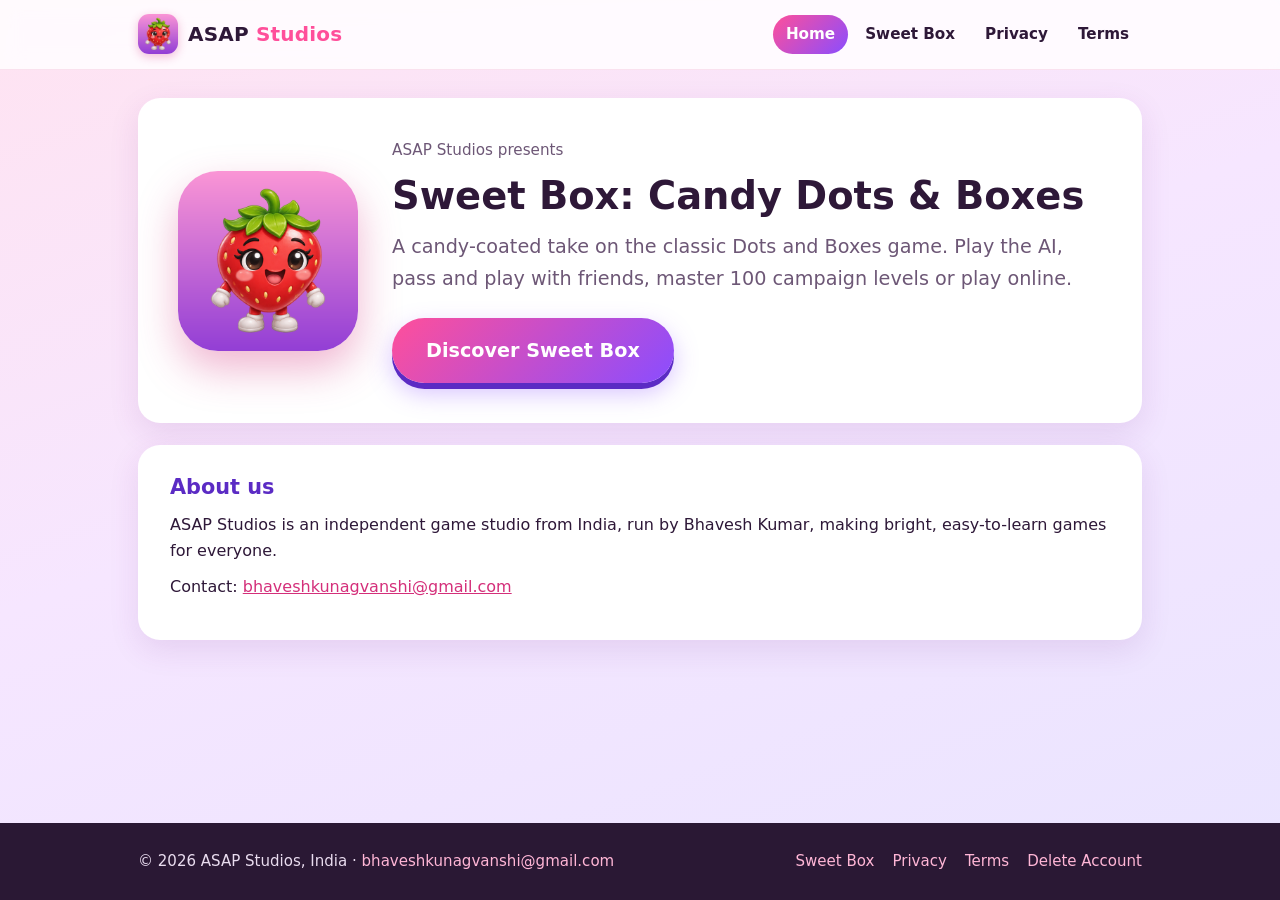
<file: index.html>
<!doctype html>
<html lang="en">
<head>
<meta charset="utf-8">
<meta name="viewport" content="width=device-width,initial-scale=1">
<title>ASAP Studios | Independent games from India</title>
<meta name="description" content="ASAP Studios is an independent game developer from India, makers of Sweet Box: Candy Dots & Boxes.">
<meta name="theme-color" content="#ff4f9a">
<link rel="icon" type="image/png" href="sweetbox/img/favicon.png">
<link rel="stylesheet" href="sweetbox/style.css">
</head>
<body>
<header class="site-header">
  <div class="nav">
    <a class="logo" href="./"><img src="sweetbox/img/icon-192.png" alt="" width="40" height="40"><span>ASAP <em>Studios</em></span></a>
    <nav aria-label="Main"><ul><li><a href="./" aria-current="page">Home</a></li><li><a href="sweetbox/">Sweet Box</a></li><li><a href="sweetbox/privacy.html">Privacy</a></li><li><a href="sweetbox/terms.html">Terms</a></li></ul></nav>
  </div>
</header>
<main>
<section class="card hero">
  <img class="app-icon" src="sweetbox/img/icon-512.png" alt="Sweet Box app icon" width="180" height="180">
  <div>
    <p class="meta">ASAP Studios presents</p>
    <h1>Sweet Box: Candy Dots &amp; Boxes</h1>
    <p class="tagline">A candy-coated take on the classic Dots and Boxes game. Play the AI, pass and play with friends, master 100 campaign levels or play online.</p>
    <div class="btns"><a class="btn big" href="sweetbox/">Discover Sweet Box</a></div>
  </div>
</section>
<section class="card">
  <h2 style="margin-top:0">About us</h2>
  <p>ASAP Studios is an independent game studio from India, run by Bhavesh Kumar, making bright, easy-to-learn games for everyone.</p>
  <p>Contact: <a href="mailto:bhaveshkunagvanshi@gmail.com">bhaveshkunagvanshi@gmail.com</a></p>
</section>
</main>
<footer class="site-footer">
  <div class="inner">
    <div>&copy; 2026 ASAP Studios, India &middot; <a href="mailto:bhaveshkunagvanshi@gmail.com">bhaveshkunagvanshi@gmail.com</a></div>
    <nav aria-label="Footer"><a href="sweetbox/">Sweet Box</a><a href="sweetbox/privacy.html">Privacy</a><a href="sweetbox/terms.html">Terms</a><a href="sweetbox/delete-account.html">Delete Account</a></nav>
  </div>
</footer>
</body>
</html>
</file>
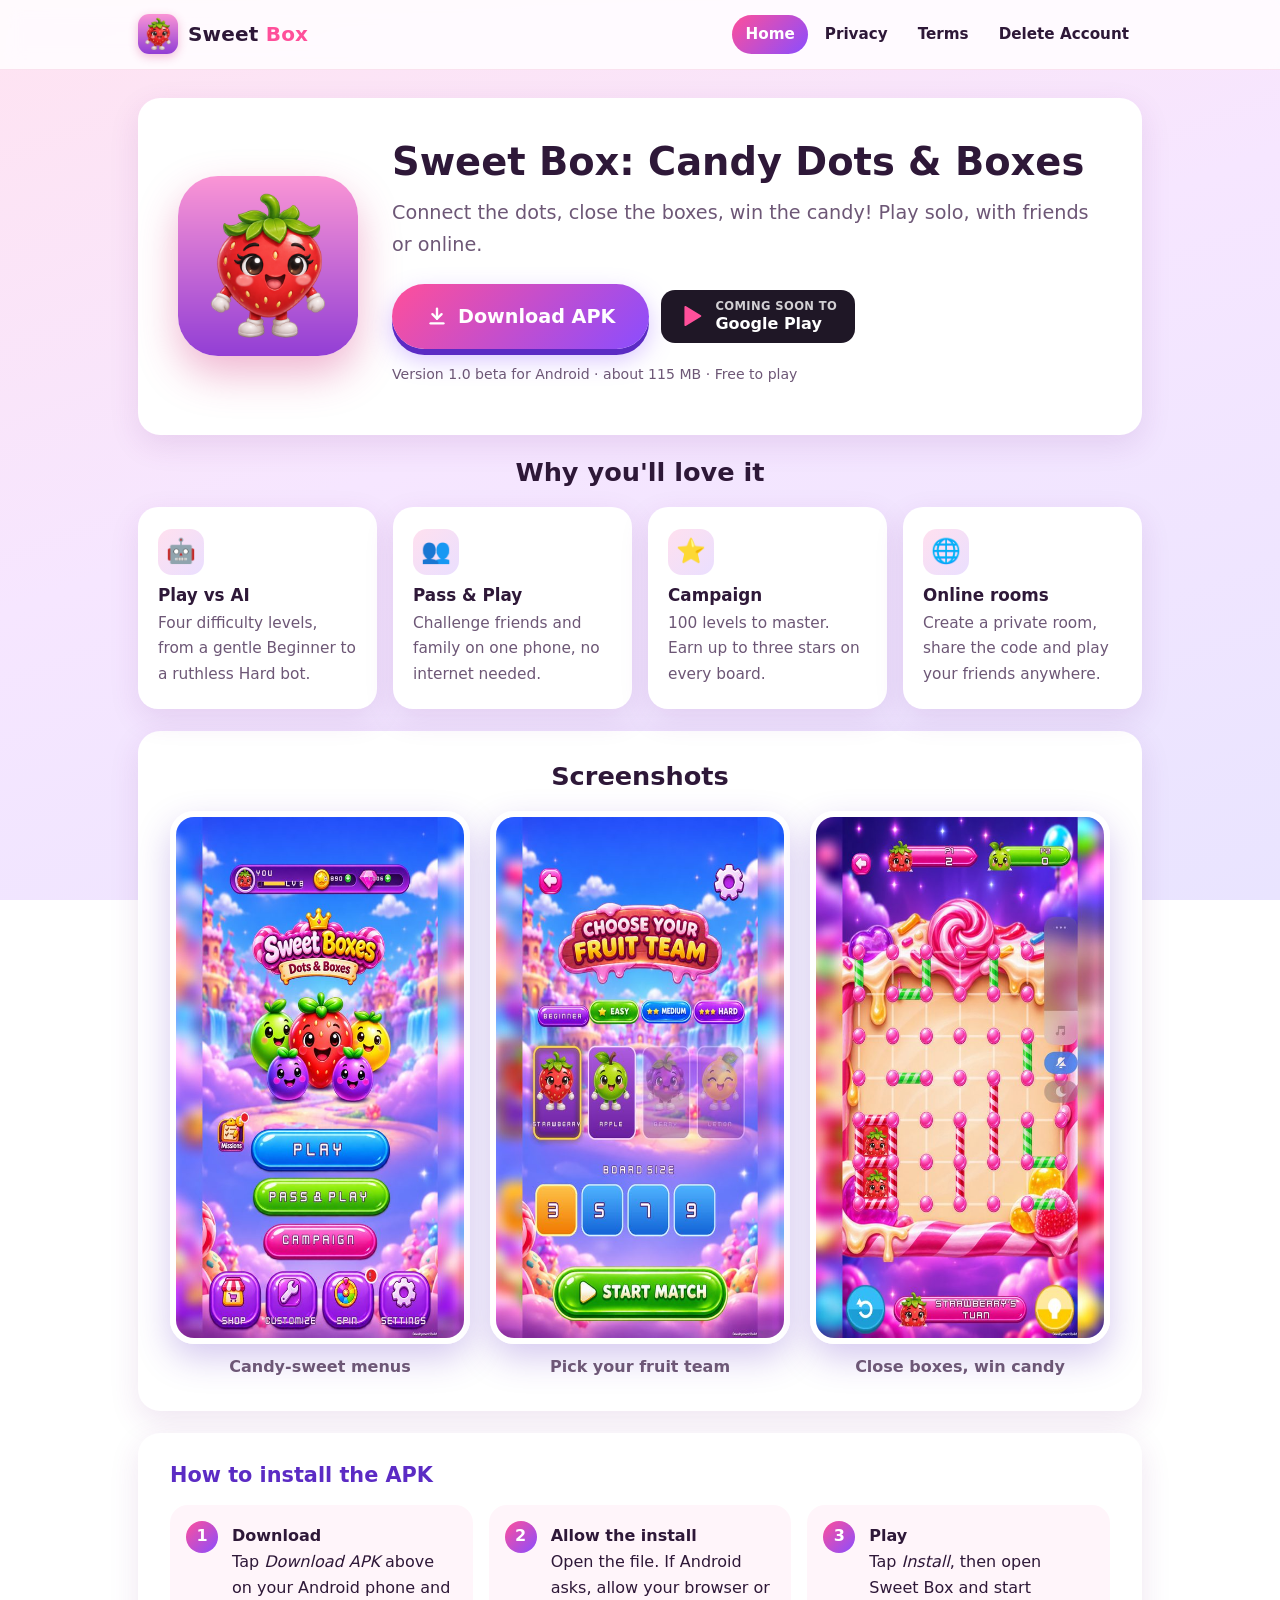
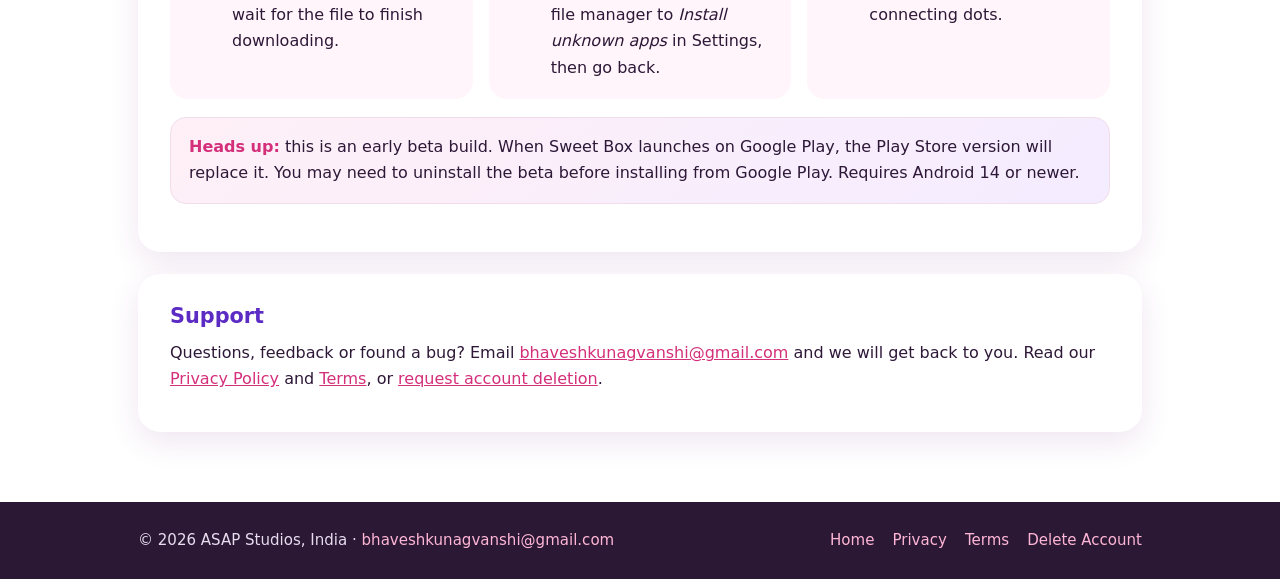
<file: sweetbox/index.html>
<!doctype html>
<html lang="en">
<head>
<meta charset="utf-8">
<meta name="viewport" content="width=device-width,initial-scale=1">
<title>Sweet Box: Candy Dots & Boxes | ASAP Studios</title>
<meta name="description" content="Sweet Box puts a candy-coated twist on the classic Dots and Boxes game. Play solo, with friends or online.">
<meta name="theme-color" content="#ff4f9a">
<meta property="og:title" content="Sweet Box: Candy Dots & Boxes | ASAP Studios">
<meta property="og:description" content="Sweet Box puts a candy-coated twist on the classic Dots and Boxes game. Play solo, with friends or online.">
<meta property="og:image" content="https://bhavesh982.github.io/sweetbox/img/icon-512.png">
<link rel="icon" type="image/png" href="img/favicon.png">
<link rel="apple-touch-icon" href="img/icon-192.png">
<link rel="stylesheet" href="style.css">
</head>
<body>
<header class="site-header">
  <div class="nav">
    <a class="logo" href="index.html"><img src="img/icon-192.png" alt="" width="40" height="40"><span>Sweet <em>Box</em></span></a>
    <nav aria-label="Main"><ul><li><a href="index.html" aria-current="page">Home</a></li><li><a href="privacy.html">Privacy</a></li><li><a href="terms.html">Terms</a></li><li><a href="delete-account.html">Delete Account</a></li></ul></nav>
  </div>
</header>
<main>
<section class="card hero">
  <img class="app-icon" src="img/icon-512.png" alt="Sweet Box app icon" width="180" height="180">
  <div>
    <h1>Sweet Box: Candy Dots &amp; Boxes</h1>
    <p class="tagline">Connect the dots, close the boxes, win the candy! Play solo, with friends or online.</p>
    <div class="btns">
      <a class="btn big" href="https://github.com/bhavesh982/bhavesh982.github.io/releases/download/v1.0-beta/SweetBox-1.0.apk"><svg viewBox="0 0 24 24" fill="none" stroke="currentColor" stroke-width="2.6" stroke-linecap="round" stroke-linejoin="round" aria-hidden="true"><path d="M12 4v11"/><path d="M7 10l5 5 5-5"/><path d="M5 20h14"/></svg> Download APK</a>
      <span class="badge-soon"><svg viewBox="0 0 24 24" aria-hidden="true"><path fill="#ff4f9a" d="M5 3.5v17c0 .6.7 1 1.2.7l14-8.5c.5-.3.5-1.1 0-1.4l-14-8.5C5.7 2.5 5 2.9 5 3.5z"/></svg><span><small>Coming soon to</small>Google Play</span></span>
    </div>
    <p class="fine">Version 1.0 beta for Android &middot; about 115 MB &middot; Free to play</p>
  </div>
</section>

<h2 class="section-title">Why you'll love it</h2>
<section class="features">
  <div class="feature"><div class="ico">&#129302;</div><h3>Play vs AI</h3><p>Four difficulty levels, from a gentle Beginner to a ruthless Hard bot.</p></div>
  <div class="feature"><div class="ico">&#128101;</div><h3>Pass &amp; Play</h3><p>Challenge friends and family on one phone, no internet needed.</p></div>
  <div class="feature"><div class="ico">&#11088;</div><h3>Campaign</h3><p>100 levels to master. Earn up to three stars on every board.</p></div>
  <div class="feature"><div class="ico">&#127760;</div><h3>Online rooms</h3><p>Create a private room, share the code and play your friends anywhere.</p></div>
</section>

<section class="card" style="margin-top:22px">
  <h2 class="section-title" style="margin-top:0">Screenshots</h2>
  <div class="shots">
    <figure><img src="img/shot-home.jpg" alt="Sweet Box main menu" width="540" height="960" loading="lazy"><figcaption>Candy-sweet menus</figcaption></figure>
    <figure><img src="img/shot-team.jpg" alt="Choosing your fruit team" width="540" height="960" loading="lazy"><figcaption>Pick your fruit team</figcaption></figure>
    <figure><img src="img/shot-gameplay.jpg" alt="Sweet Box gameplay board" width="540" height="960" loading="lazy"><figcaption>Close boxes, win candy</figcaption></figure>
  </div>
</section>

<section class="card" id="install">
  <h2 style="margin-top:0">How to install the APK</h2>
  <ol class="steps">
    <li><strong>Download</strong><br>Tap <em>Download APK</em> above on your Android phone and wait for the file to finish downloading.</li>
    <li><strong>Allow the install</strong><br>Open the file. If Android asks, allow your browser or file manager to <em>Install unknown apps</em> in Settings, then go back.</li>
    <li><strong>Play</strong><br>Tap <em>Install</em>, then open Sweet Box and start connecting dots.</li>
  </ol>
  <div class="callout"><strong>Heads up:</strong> this is an early beta build. When Sweet Box launches on Google Play, the Play Store version will replace it. You may need to uninstall the beta before installing from Google Play. Requires Android 14 or newer.</div>
</section>

<section class="card">
  <h2 style="margin-top:0">Support</h2>
  <p>Questions, feedback or found a bug? Email <a href="mailto:bhaveshkunagvanshi@gmail.com">bhaveshkunagvanshi@gmail.com</a> and we will get back to you. Read our <a href="privacy.html">Privacy Policy</a> and <a href="terms.html">Terms</a>, or <a href="delete-account.html">request account deletion</a>.</p>
</section>
</main>
<footer class="site-footer">
  <div class="inner">
    <div>&copy; 2026 ASAP Studios, India &middot; <a href="mailto:bhaveshkunagvanshi@gmail.com">bhaveshkunagvanshi@gmail.com</a></div>
    <nav aria-label="Footer"><a href="index.html">Home</a><a href="privacy.html">Privacy</a><a href="terms.html">Terms</a><a href="delete-account.html">Delete Account</a></nav>
  </div>
</footer>
</body>
</html>
</file>
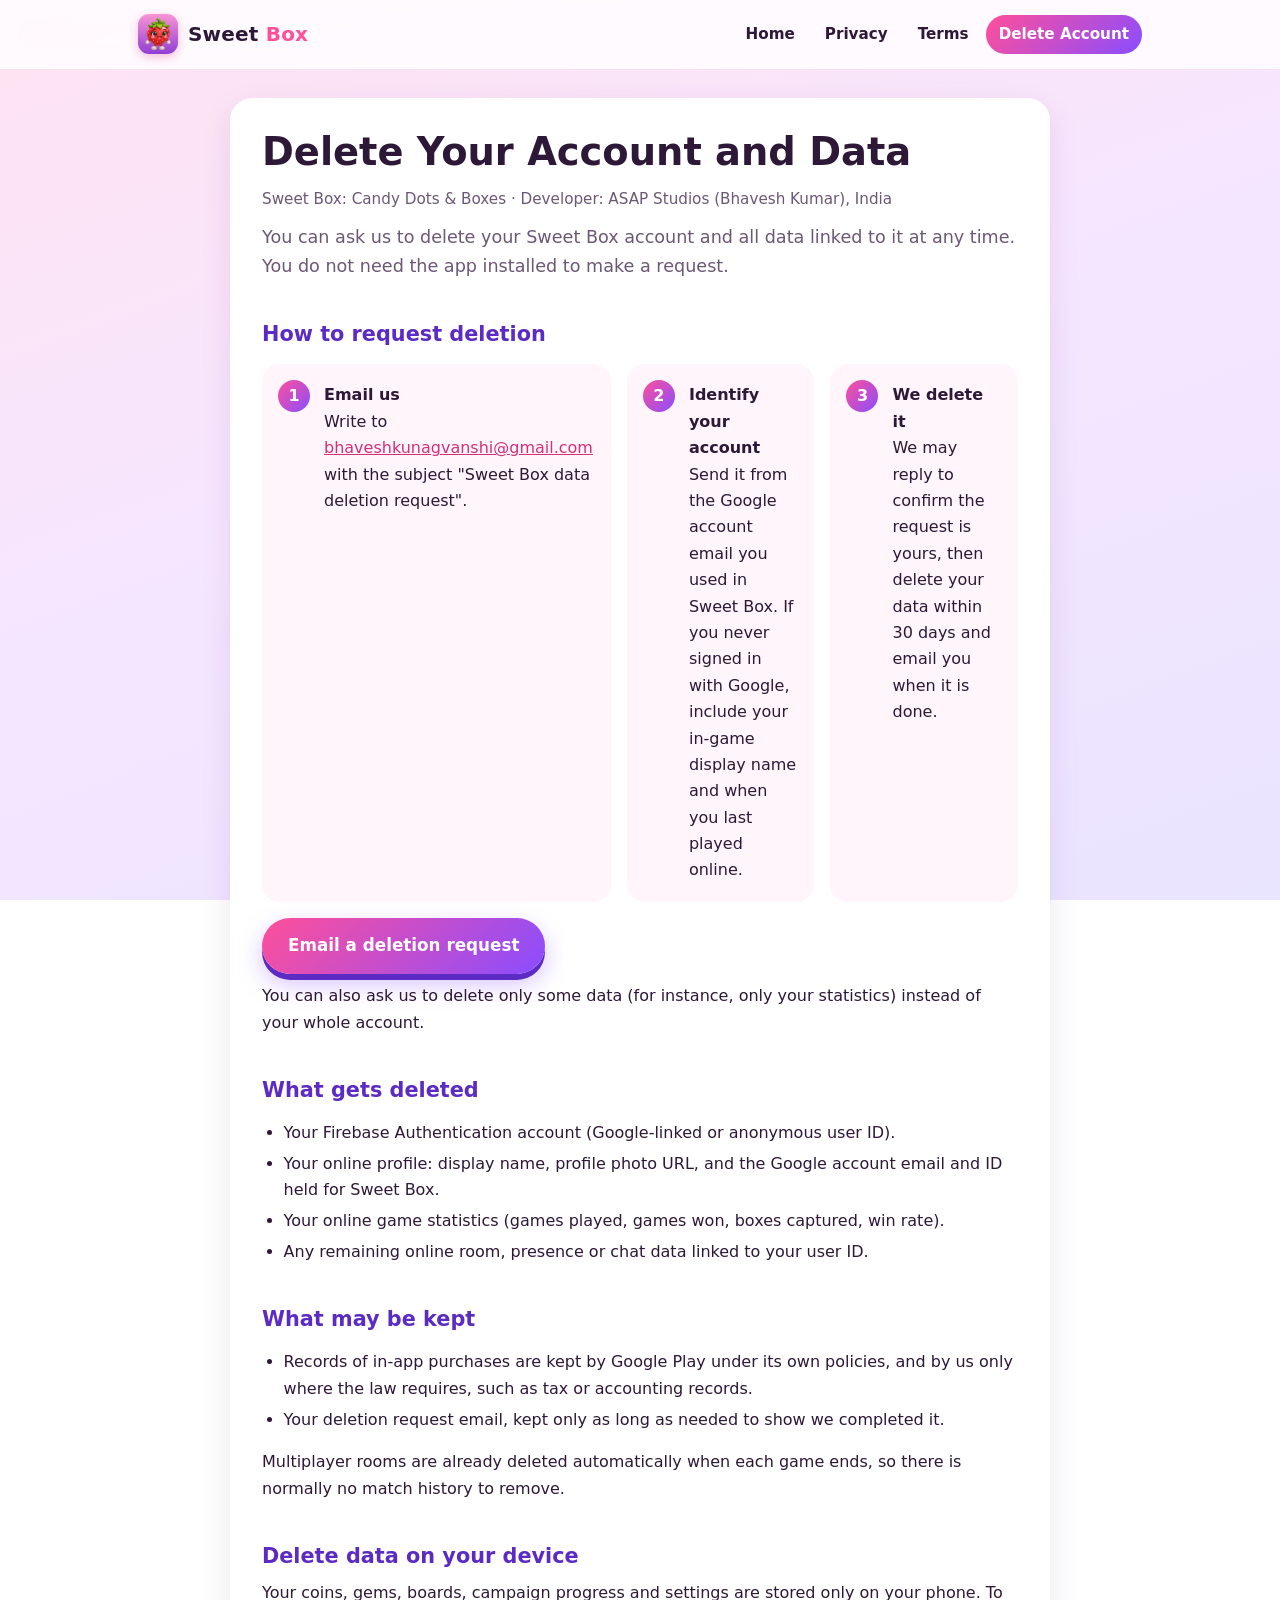
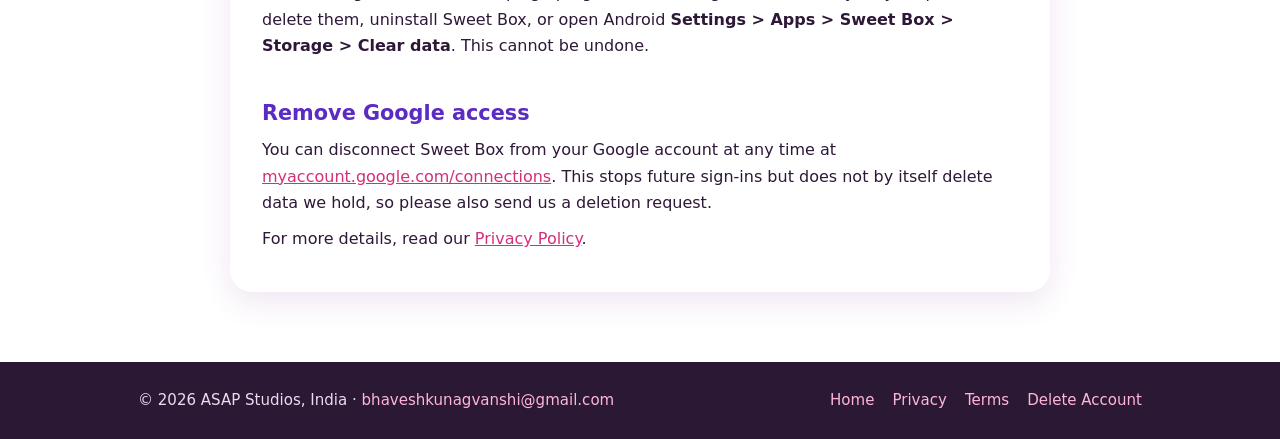
<file: sweetbox/delete-account.html>
<!doctype html>
<html lang="en">
<head>
<meta charset="utf-8">
<meta name="viewport" content="width=device-width,initial-scale=1">
<title>Delete Your Account and Data | Sweet Box</title>
<meta name="description" content="How to request deletion of your Sweet Box account and data.">
<meta name="theme-color" content="#ff4f9a">
<meta property="og:title" content="Delete Your Account and Data | Sweet Box">
<meta property="og:description" content="How to request deletion of your Sweet Box account and data.">
<meta property="og:image" content="https://bhavesh982.github.io/sweetbox/img/icon-512.png">
<link rel="icon" type="image/png" href="img/favicon.png">
<link rel="apple-touch-icon" href="img/icon-192.png">
<link rel="stylesheet" href="style.css">
</head>
<body>
<header class="site-header">
  <div class="nav">
    <a class="logo" href="index.html"><img src="img/icon-192.png" alt="" width="40" height="40"><span>Sweet <em>Box</em></span></a>
    <nav aria-label="Main"><ul><li><a href="index.html">Home</a></li><li><a href="privacy.html">Privacy</a></li><li><a href="terms.html">Terms</a></li><li><a href="delete-account.html" aria-current="page">Delete Account</a></li></ul></nav>
  </div>
</header>
<main>
<article class="card narrow">
<h1>Delete Your Account and Data</h1>
<p class="meta">Sweet Box: Candy Dots &amp; Boxes &middot; Developer: ASAP Studios (Bhavesh Kumar), India</p>
<p class="lead">You can ask us to delete your Sweet Box account and all data linked to it at any time. You do not need the app installed to make a request.</p>

<h2 id="request">How to request deletion</h2>
<ol class="steps">
<li><strong>Email us</strong><br>Write to <a href="mailto:bhaveshkunagvanshi@gmail.com?subject=Sweet%20Box%20data%20deletion%20request">bhaveshkunagvanshi@gmail.com</a> with the subject "Sweet Box data deletion request".</li>
<li><strong>Identify your account</strong><br>Send it from the Google account email you used in Sweet Box. If you never signed in with Google, include your in-game display name and when you last played online.</li>
<li><strong>We delete it</strong><br>We may reply to confirm the request is yours, then delete your data within 30 days and email you when it is done.</li>
</ol>
<p class="btns"><a class="btn" href="mailto:bhaveshkunagvanshi@gmail.com?subject=Sweet%20Box%20data%20deletion%20request">Email a deletion request</a></p>
<p>You can also ask us to delete only some data (for instance, only your statistics) instead of your whole account.</p>

<h2 id="deleted">What gets deleted</h2>
<ul>
<li>Your Firebase Authentication account (Google-linked or anonymous user ID).</li>
<li>Your online profile: display name, profile photo URL, and the Google account email and ID held for Sweet Box.</li>
<li>Your online game statistics (games played, games won, boxes captured, win rate).</li>
<li>Any remaining online room, presence or chat data linked to your user ID.</li>
</ul>

<h2 id="kept">What may be kept</h2>
<ul>
<li>Records of in-app purchases are kept by Google Play under its own policies, and by us only where the law requires, such as tax or accounting records.</li>
<li>Your deletion request email, kept only as long as needed to show we completed it.</li>
</ul>
<p>Multiplayer rooms are already deleted automatically when each game ends, so there is normally no match history to remove.</p>

<h2 id="device">Delete data on your device</h2>
<p>Your coins, gems, boards, campaign progress and settings are stored only on your phone. To delete them, uninstall Sweet Box, or open Android <strong>Settings &gt; Apps &gt; Sweet Box &gt; Storage &gt; Clear data</strong>. This cannot be undone.</p>

<h2 id="google">Remove Google access</h2>
<p>You can disconnect Sweet Box from your Google account at any time at <a href="https://myaccount.google.com/connections">myaccount.google.com/connections</a>. This stops future sign-ins but does not by itself delete data we hold, so please also send us a deletion request.</p>

<p>For more details, read our <a href="privacy.html">Privacy Policy</a>.</p>
</article>
</main>
<footer class="site-footer">
  <div class="inner">
    <div>&copy; 2026 ASAP Studios, India &middot; <a href="mailto:bhaveshkunagvanshi@gmail.com">bhaveshkunagvanshi@gmail.com</a></div>
    <nav aria-label="Footer"><a href="index.html">Home</a><a href="privacy.html">Privacy</a><a href="terms.html">Terms</a><a href="delete-account.html">Delete Account</a></nav>
  </div>
</footer>
</body>
</html>
</file>
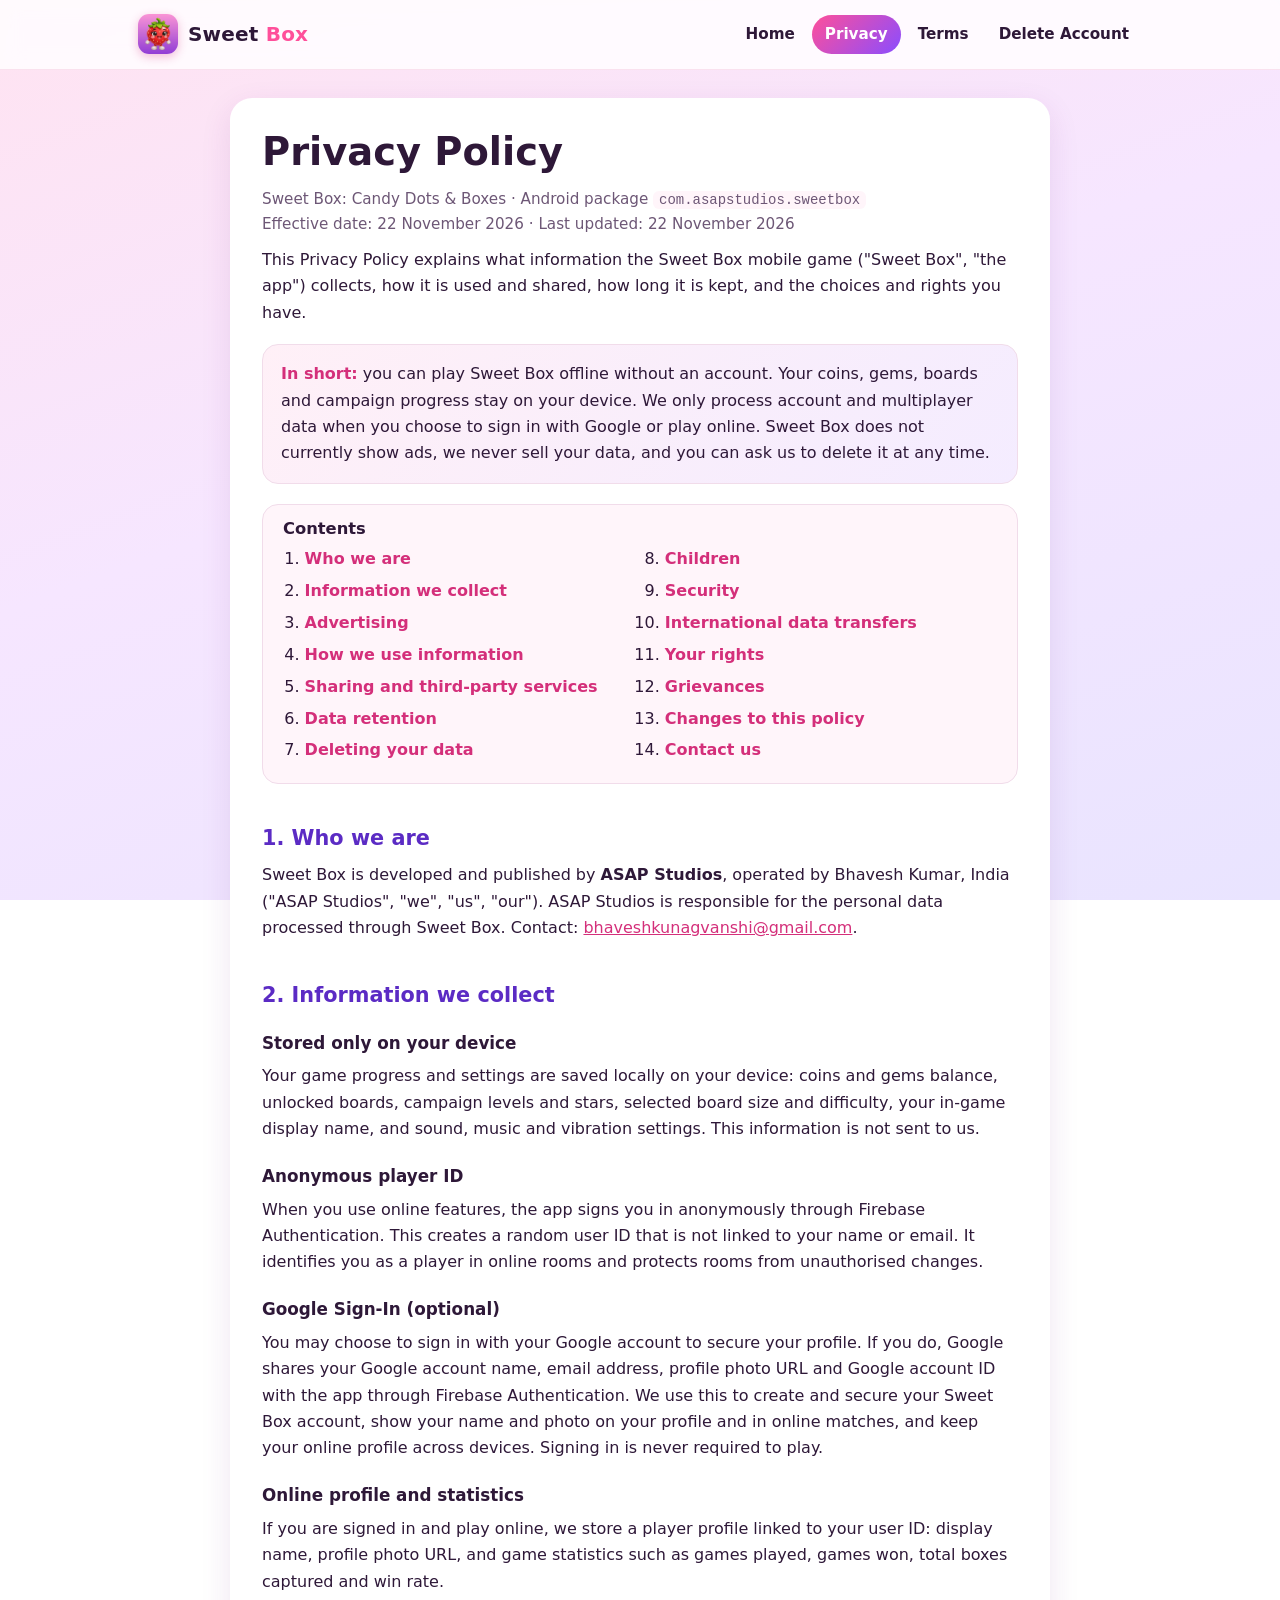
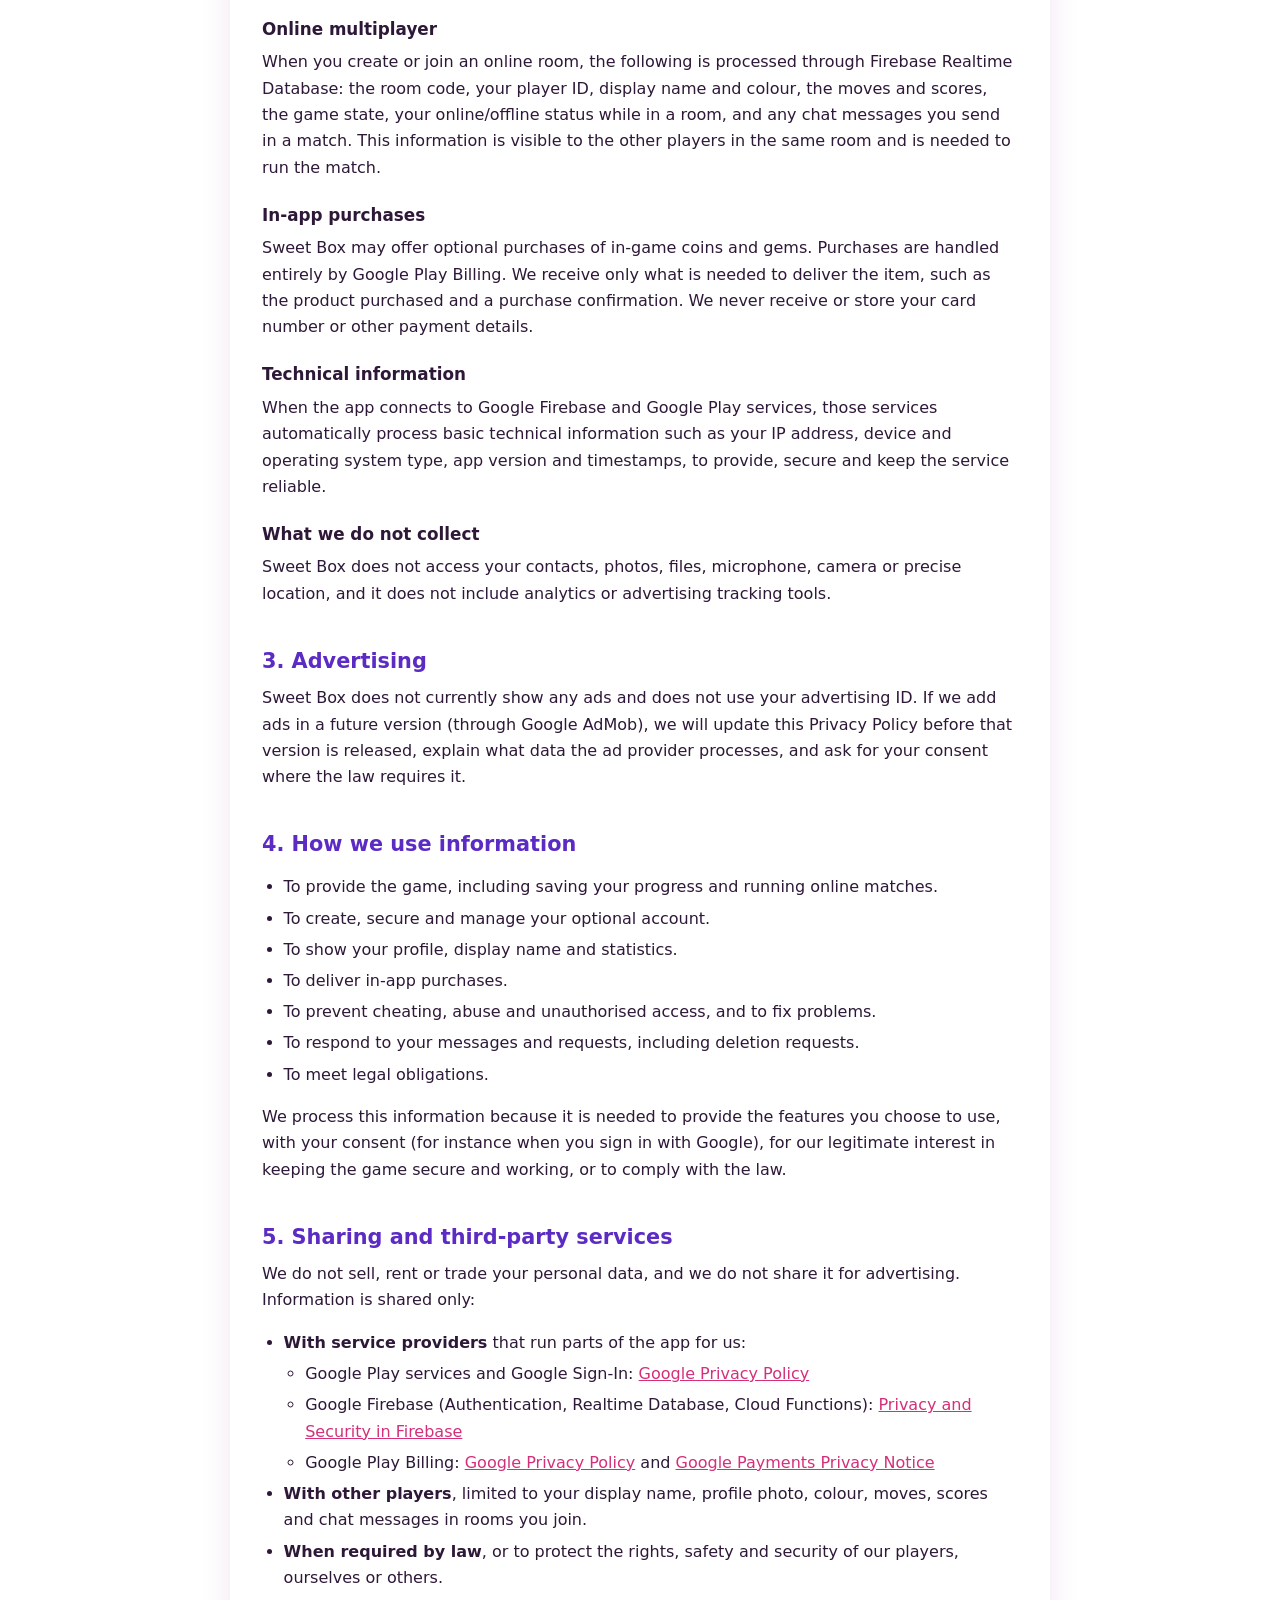
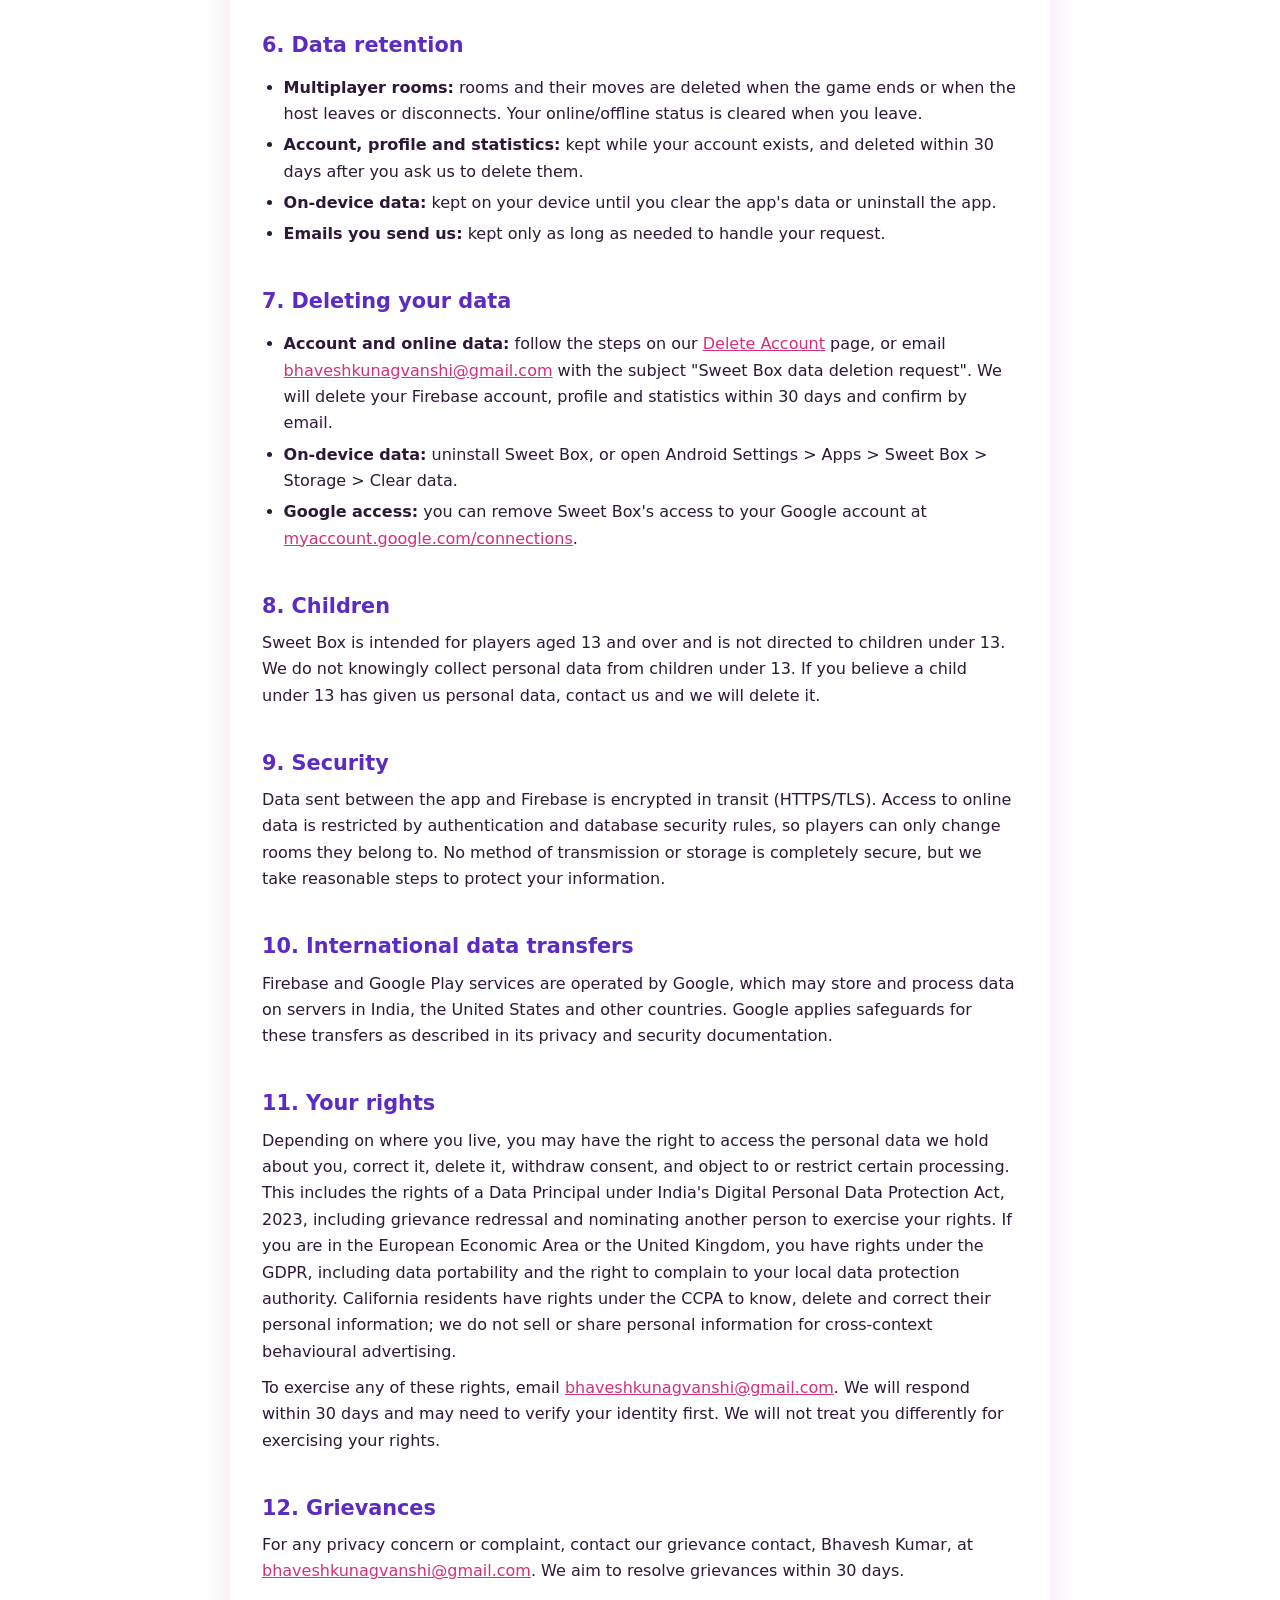
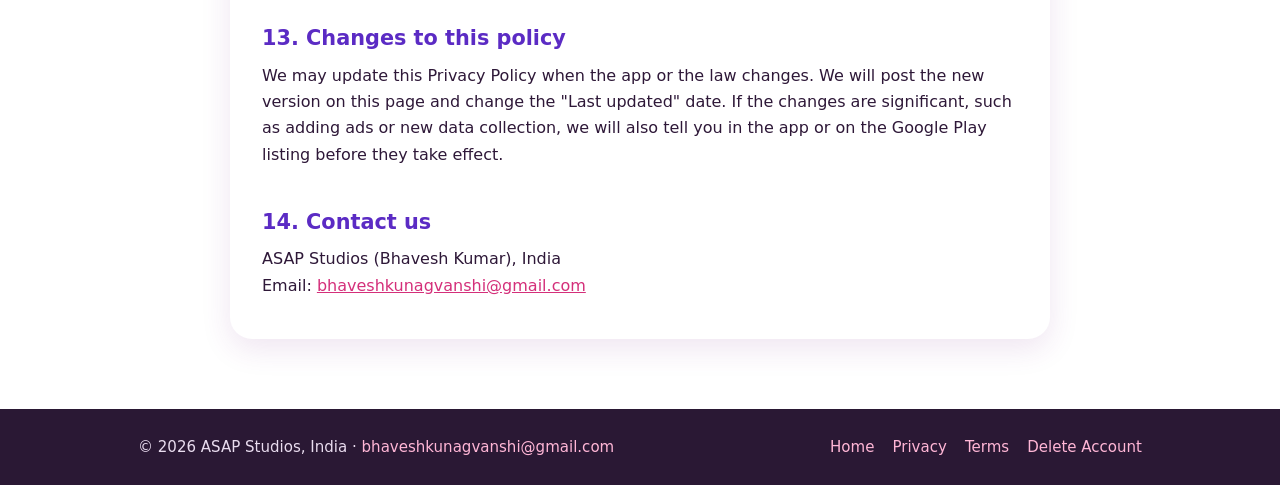
<file: sweetbox/privacy.html>
<!doctype html>
<html lang="en">
<head>
<meta charset="utf-8">
<meta name="viewport" content="width=device-width,initial-scale=1">
<title>Privacy Policy | Sweet Box</title>
<meta name="description" content="Privacy Policy for Sweet Box: Candy Dots & Boxes by ASAP Studios.">
<meta name="theme-color" content="#ff4f9a">
<meta property="og:title" content="Privacy Policy | Sweet Box">
<meta property="og:description" content="Privacy Policy for Sweet Box: Candy Dots & Boxes by ASAP Studios.">
<meta property="og:image" content="https://bhavesh982.github.io/sweetbox/img/icon-512.png">
<link rel="icon" type="image/png" href="img/favicon.png">
<link rel="apple-touch-icon" href="img/icon-192.png">
<link rel="stylesheet" href="style.css">
</head>
<body>
<header class="site-header">
  <div class="nav">
    <a class="logo" href="index.html"><img src="img/icon-192.png" alt="" width="40" height="40"><span>Sweet <em>Box</em></span></a>
    <nav aria-label="Main"><ul><li><a href="index.html">Home</a></li><li><a href="privacy.html" aria-current="page">Privacy</a></li><li><a href="terms.html">Terms</a></li><li><a href="delete-account.html">Delete Account</a></li></ul></nav>
  </div>
</header>
<main>
<article class="card narrow">
<h1>Privacy Policy</h1>
<p class="meta">Sweet Box: Candy Dots &amp; Boxes &middot; Android package <code>com.asapstudios.sweetbox</code><br>Effective date: 22 November 2026 &middot; Last updated: 22 November 2026</p>
<p>This Privacy Policy explains what information the Sweet Box mobile game ("Sweet Box", "the app") collects, how it is used and shared, how long it is kept, and the choices and rights you have.</p>
<div class="callout"><strong>In short:</strong> you can play Sweet Box offline without an account. Your coins, gems, boards and campaign progress stay on your device. We only process account and multiplayer data when you choose to sign in with Google or play online. Sweet Box does not currently show ads, we never sell your data, and you can ask us to delete it at any time.</div>
<nav class="toc" aria-label="Contents"><h2>Contents</h2><ol><li><a href="#controller">Who we are</a></li><li><a href="#collect">Information we collect</a></li><li><a href="#ads">Advertising</a></li><li><a href="#use">How we use information</a></li><li><a href="#sharing">Sharing and third-party services</a></li><li><a href="#retention">Data retention</a></li><li><a href="#deletion">Deleting your data</a></li><li><a href="#children">Children</a></li><li><a href="#security">Security</a></li><li><a href="#transfers">International data transfers</a></li><li><a href="#rights">Your rights</a></li><li><a href="#grievances">Grievances</a></li><li><a href="#changes">Changes to this policy</a></li><li><a href="#contact">Contact us</a></li></ol></nav>

<h2 id="controller">1. Who we are</h2>
<p>Sweet Box is developed and published by <strong>ASAP Studios</strong>, operated by Bhavesh Kumar, India ("ASAP Studios", "we", "us", "our"). ASAP Studios is responsible for the personal data processed through Sweet Box. Contact: <a href="mailto:bhaveshkunagvanshi@gmail.com">bhaveshkunagvanshi@gmail.com</a>.</p>
<h2 id="collect">2. Information we collect</h2>
<h3>Stored only on your device</h3>
<p>Your game progress and settings are saved locally on your device: coins and gems balance, unlocked boards, campaign levels and stars, selected board size and difficulty, your in-game display name, and sound, music and vibration settings. This information is not sent to us.</p>
<h3>Anonymous player ID</h3>
<p>When you use online features, the app signs you in anonymously through Firebase Authentication. This creates a random user ID that is not linked to your name or email. It identifies you as a player in online rooms and protects rooms from unauthorised changes.</p>
<h3>Google Sign-In (optional)</h3>
<p>You may choose to sign in with your Google account to secure your profile. If you do, Google shares your Google account name, email address, profile photo URL and Google account ID with the app through Firebase Authentication. We use this to create and secure your Sweet Box account, show your name and photo on your profile and in online matches, and keep your online profile across devices. Signing in is never required to play.</p>
<h3>Online profile and statistics</h3>
<p>If you are signed in and play online, we store a player profile linked to your user ID: display name, profile photo URL, and game statistics such as games played, games won, total boxes captured and win rate.</p>
<h3>Online multiplayer</h3>
<p>When you create or join an online room, the following is processed through Firebase Realtime Database: the room code, your player ID, display name and colour, the moves and scores, the game state, your online/offline status while in a room, and any chat messages you send in a match. This information is visible to the other players in the same room and is needed to run the match.</p>
<h3>In-app purchases</h3>
<p>Sweet Box may offer optional purchases of in-game coins and gems. Purchases are handled entirely by Google Play Billing. We receive only what is needed to deliver the item, such as the product purchased and a purchase confirmation. We never receive or store your card number or other payment details.</p>
<h3>Technical information</h3>
<p>When the app connects to Google Firebase and Google Play services, those services automatically process basic technical information such as your IP address, device and operating system type, app version and timestamps, to provide, secure and keep the service reliable.</p>
<h3>What we do not collect</h3>
<p>Sweet Box does not access your contacts, photos, files, microphone, camera or precise location, and it does not include analytics or advertising tracking tools.</p>
<h2 id="ads">3. Advertising</h2>
<p>Sweet Box does not currently show any ads and does not use your advertising ID. If we add ads in a future version (through Google AdMob), we will update this Privacy Policy before that version is released, explain what data the ad provider processes, and ask for your consent where the law requires it.</p>
<h2 id="use">4. How we use information</h2>
<ul>
<li>To provide the game, including saving your progress and running online matches.</li>
<li>To create, secure and manage your optional account.</li>
<li>To show your profile, display name and statistics.</li>
<li>To deliver in-app purchases.</li>
<li>To prevent cheating, abuse and unauthorised access, and to fix problems.</li>
<li>To respond to your messages and requests, including deletion requests.</li>
<li>To meet legal obligations.</li>
</ul>
<p>We process this information because it is needed to provide the features you choose to use, with your consent (for instance when you sign in with Google), for our legitimate interest in keeping the game secure and working, or to comply with the law.</p>
<h2 id="sharing">5. Sharing and third-party services</h2>
<p>We do not sell, rent or trade your personal data, and we do not share it for advertising. Information is shared only:</p>
<ul>
<li><strong>With service providers</strong> that run parts of the app for us:
  <ul>
  <li>Google Play services and Google Sign-In: <a href="https://policies.google.com/privacy">Google Privacy Policy</a></li>
  <li>Google Firebase (Authentication, Realtime Database, Cloud Functions): <a href="https://firebase.google.com/support/privacy">Privacy and Security in Firebase</a></li>
  <li>Google Play Billing: <a href="https://policies.google.com/privacy">Google Privacy Policy</a> and <a href="https://payments.google.com/payments/apis-secure/u/0/get_legal_document?ldo=0&amp;ldt=privacynotice">Google Payments Privacy Notice</a></li>
  </ul></li>
<li><strong>With other players</strong>, limited to your display name, profile photo, colour, moves, scores and chat messages in rooms you join.</li>
<li><strong>When required by law</strong>, or to protect the rights, safety and security of our players, ourselves or others.</li>
</ul>
<h2 id="retention">6. Data retention</h2>
<ul>
<li><strong>Multiplayer rooms:</strong> rooms and their moves are deleted when the game ends or when the host leaves or disconnects. Your online/offline status is cleared when you leave.</li>
<li><strong>Account, profile and statistics:</strong> kept while your account exists, and deleted within 30 days after you ask us to delete them.</li>
<li><strong>On-device data:</strong> kept on your device until you clear the app's data or uninstall the app.</li>
<li><strong>Emails you send us:</strong> kept only as long as needed to handle your request.</li>
</ul>
<h2 id="deletion">7. Deleting your data</h2>
<ul>
<li><strong>Account and online data:</strong> follow the steps on our <a href="delete-account.html">Delete Account</a> page, or email <a href="mailto:bhaveshkunagvanshi@gmail.com?subject=Sweet%20Box%20data%20deletion%20request">bhaveshkunagvanshi@gmail.com</a> with the subject "Sweet Box data deletion request". We will delete your Firebase account, profile and statistics within 30 days and confirm by email.</li>
<li><strong>On-device data:</strong> uninstall Sweet Box, or open Android Settings &gt; Apps &gt; Sweet Box &gt; Storage &gt; Clear data.</li>
<li><strong>Google access:</strong> you can remove Sweet Box's access to your Google account at <a href="https://myaccount.google.com/connections">myaccount.google.com/connections</a>.</li>
</ul>
<h2 id="children">8. Children</h2>
<p>Sweet Box is intended for players aged 13 and over and is not directed to children under 13. We do not knowingly collect personal data from children under 13. If you believe a child under 13 has given us personal data, contact us and we will delete it.</p>
<h2 id="security">9. Security</h2>
<p>Data sent between the app and Firebase is encrypted in transit (HTTPS/TLS). Access to online data is restricted by authentication and database security rules, so players can only change rooms they belong to. No method of transmission or storage is completely secure, but we take reasonable steps to protect your information.</p>
<h2 id="transfers">10. International data transfers</h2>
<p>Firebase and Google Play services are operated by Google, which may store and process data on servers in India, the United States and other countries. Google applies safeguards for these transfers as described in its privacy and security documentation.</p>
<h2 id="rights">11. Your rights</h2>
<p>Depending on where you live, you may have the right to access the personal data we hold about you, correct it, delete it, withdraw consent, and object to or restrict certain processing. This includes the rights of a Data Principal under India's Digital Personal Data Protection Act, 2023, including grievance redressal and nominating another person to exercise your rights. If you are in the European Economic Area or the United Kingdom, you have rights under the GDPR, including data portability and the right to complain to your local data protection authority. California residents have rights under the CCPA to know, delete and correct their personal information; we do not sell or share personal information for cross-context behavioural advertising.</p>
<p>To exercise any of these rights, email <a href="mailto:bhaveshkunagvanshi@gmail.com">bhaveshkunagvanshi@gmail.com</a>. We will respond within 30 days and may need to verify your identity first. We will not treat you differently for exercising your rights.</p>
<h2 id="grievances">12. Grievances</h2>
<p>For any privacy concern or complaint, contact our grievance contact, Bhavesh Kumar, at <a href="mailto:bhaveshkunagvanshi@gmail.com">bhaveshkunagvanshi@gmail.com</a>. We aim to resolve grievances within 30 days.</p>
<h2 id="changes">13. Changes to this policy</h2>
<p>We may update this Privacy Policy when the app or the law changes. We will post the new version on this page and change the "Last updated" date. If the changes are significant, such as adding ads or new data collection, we will also tell you in the app or on the Google Play listing before they take effect.</p>
<h2 id="contact">14. Contact us</h2>
<p>ASAP Studios (Bhavesh Kumar), India<br>Email: <a href="mailto:bhaveshkunagvanshi@gmail.com">bhaveshkunagvanshi@gmail.com</a></p>
</article>
</main>
<footer class="site-footer">
  <div class="inner">
    <div>&copy; 2026 ASAP Studios, India &middot; <a href="mailto:bhaveshkunagvanshi@gmail.com">bhaveshkunagvanshi@gmail.com</a></div>
    <nav aria-label="Footer"><a href="index.html">Home</a><a href="privacy.html">Privacy</a><a href="terms.html">Terms</a><a href="delete-account.html">Delete Account</a></nav>
  </div>
</footer>
</body>
</html>
</file>
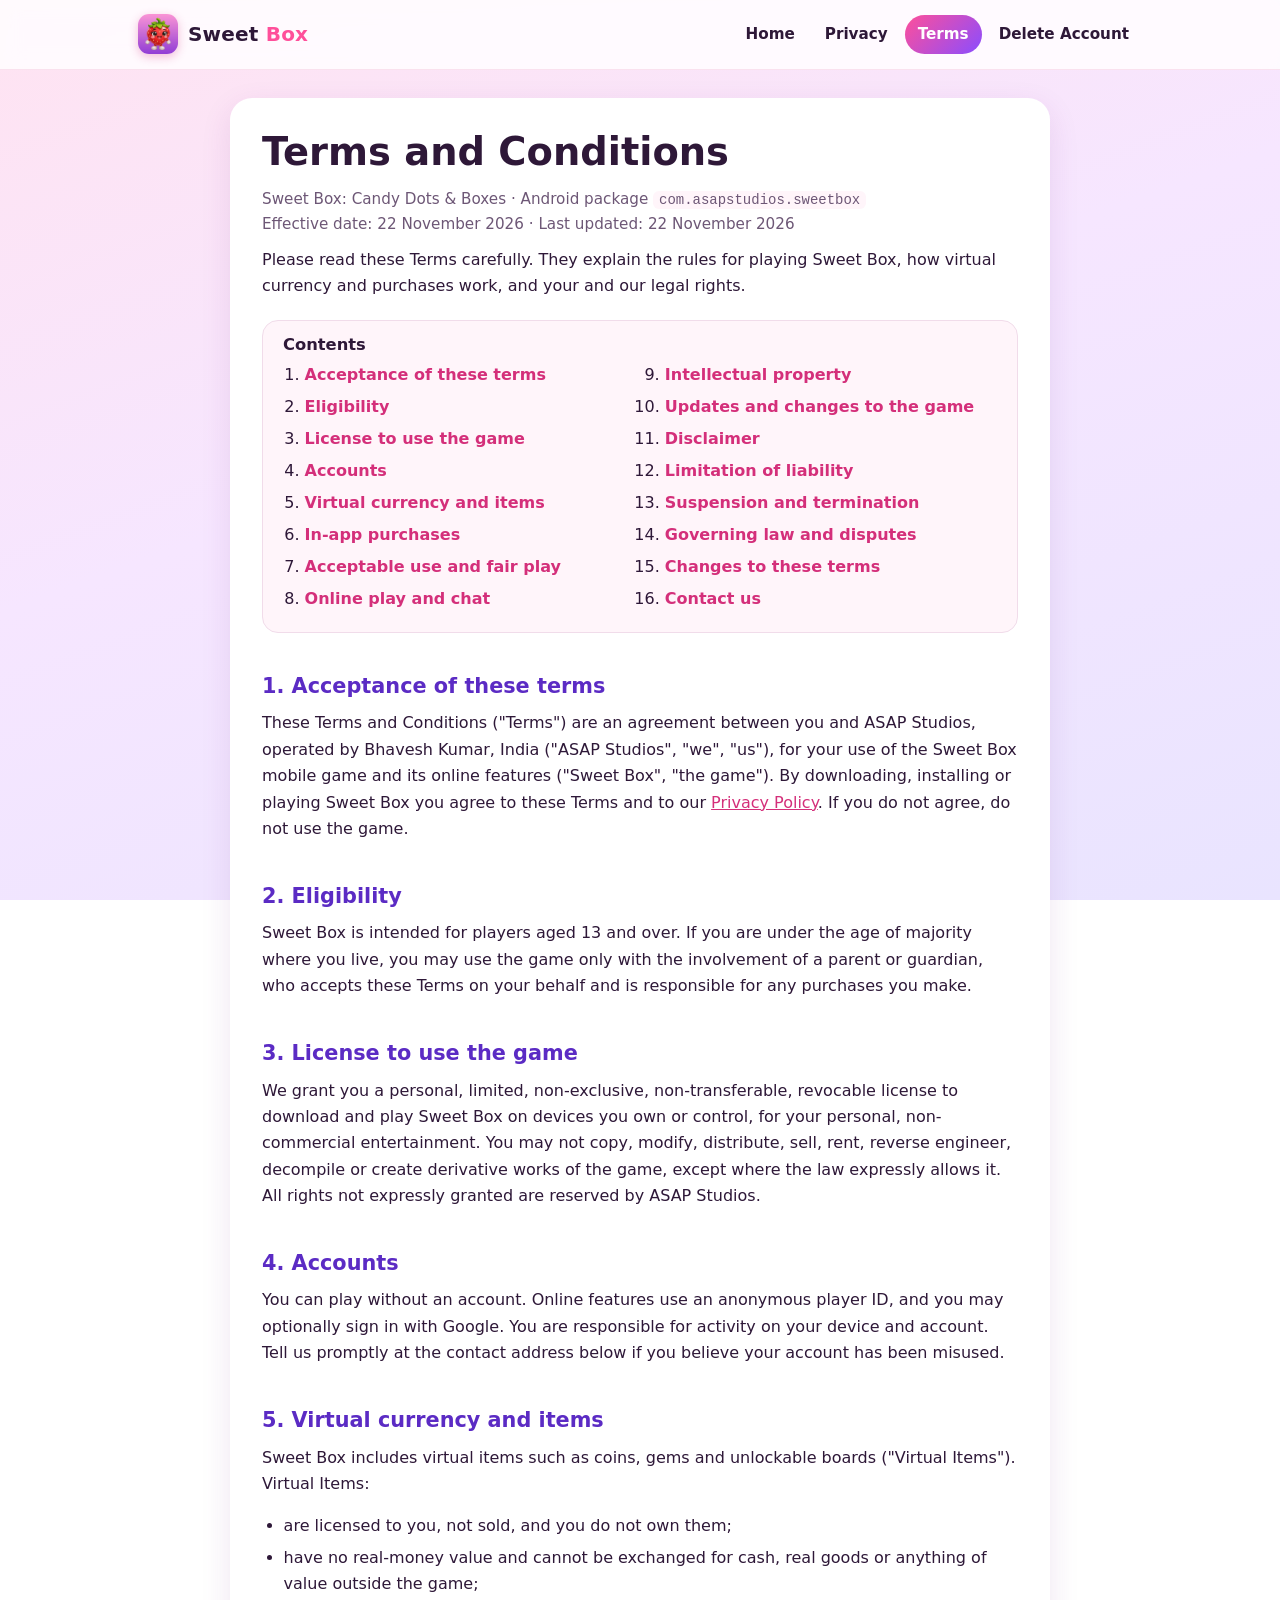
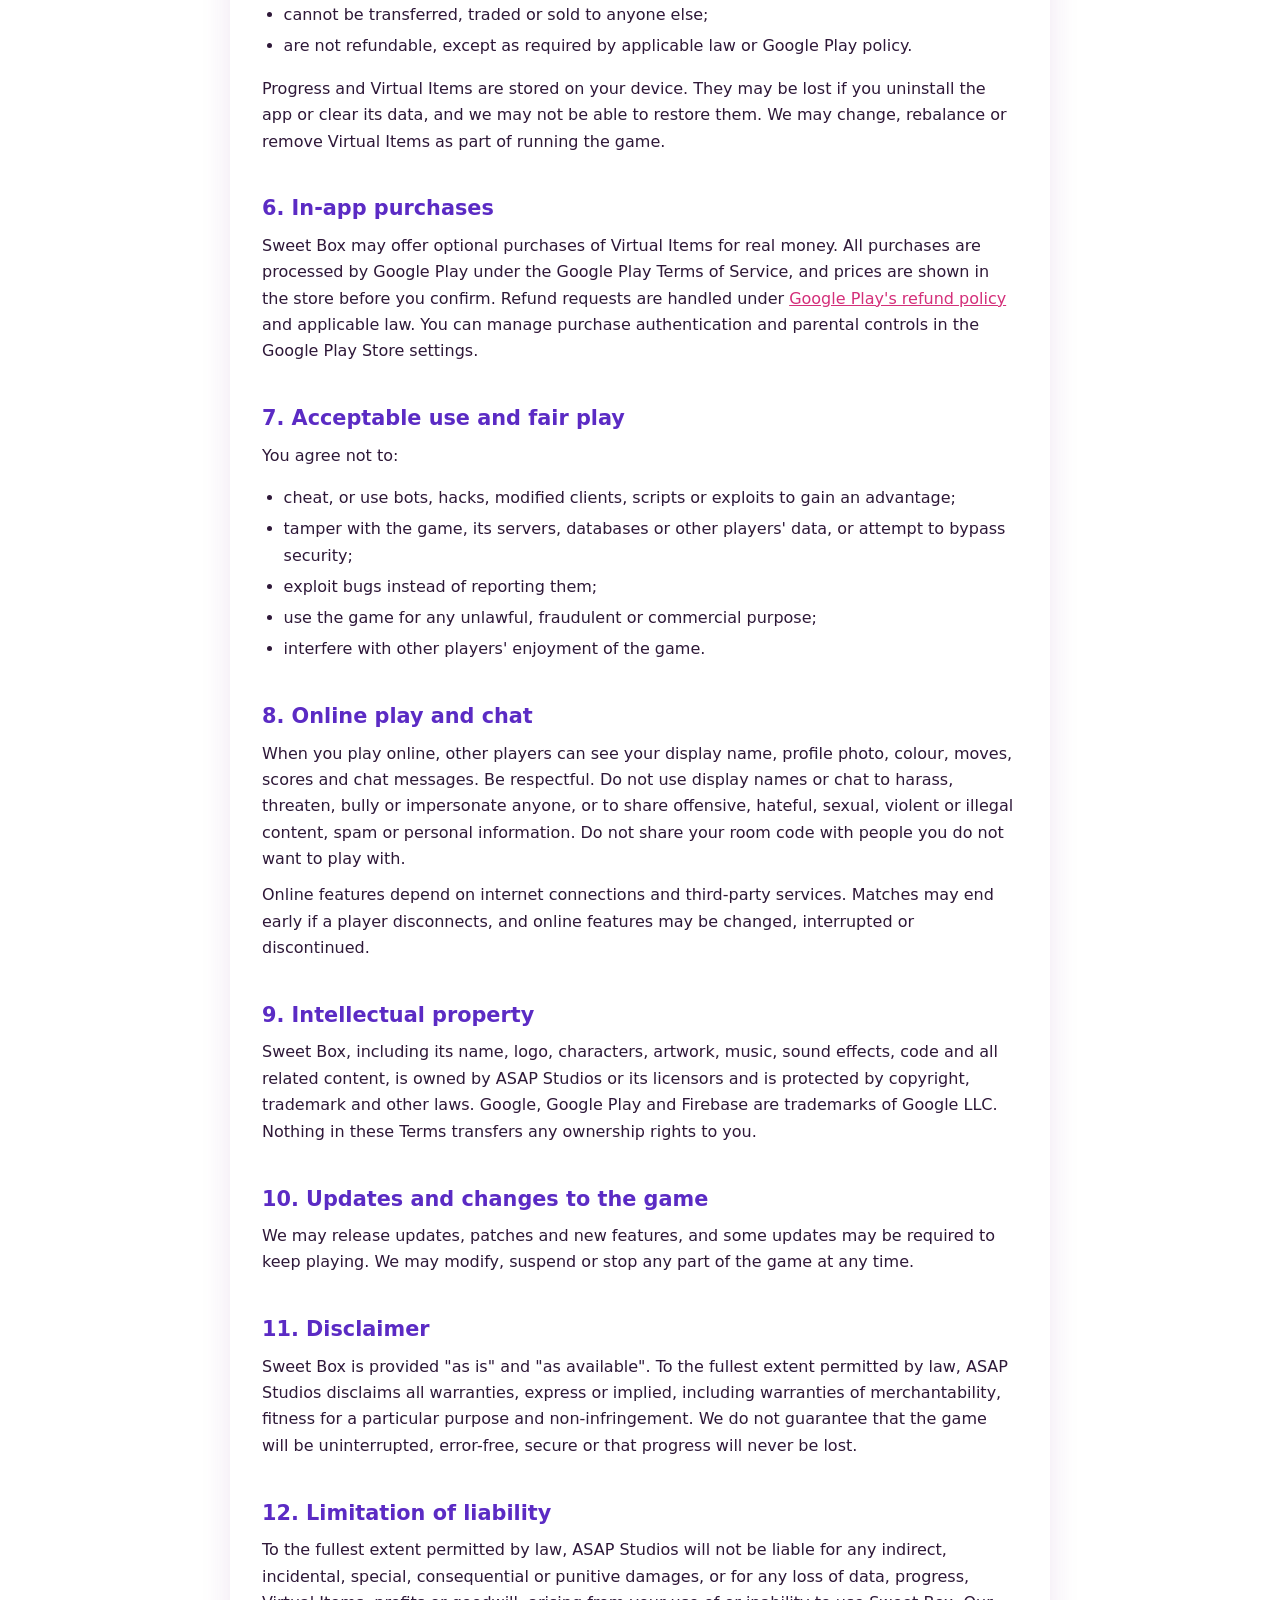
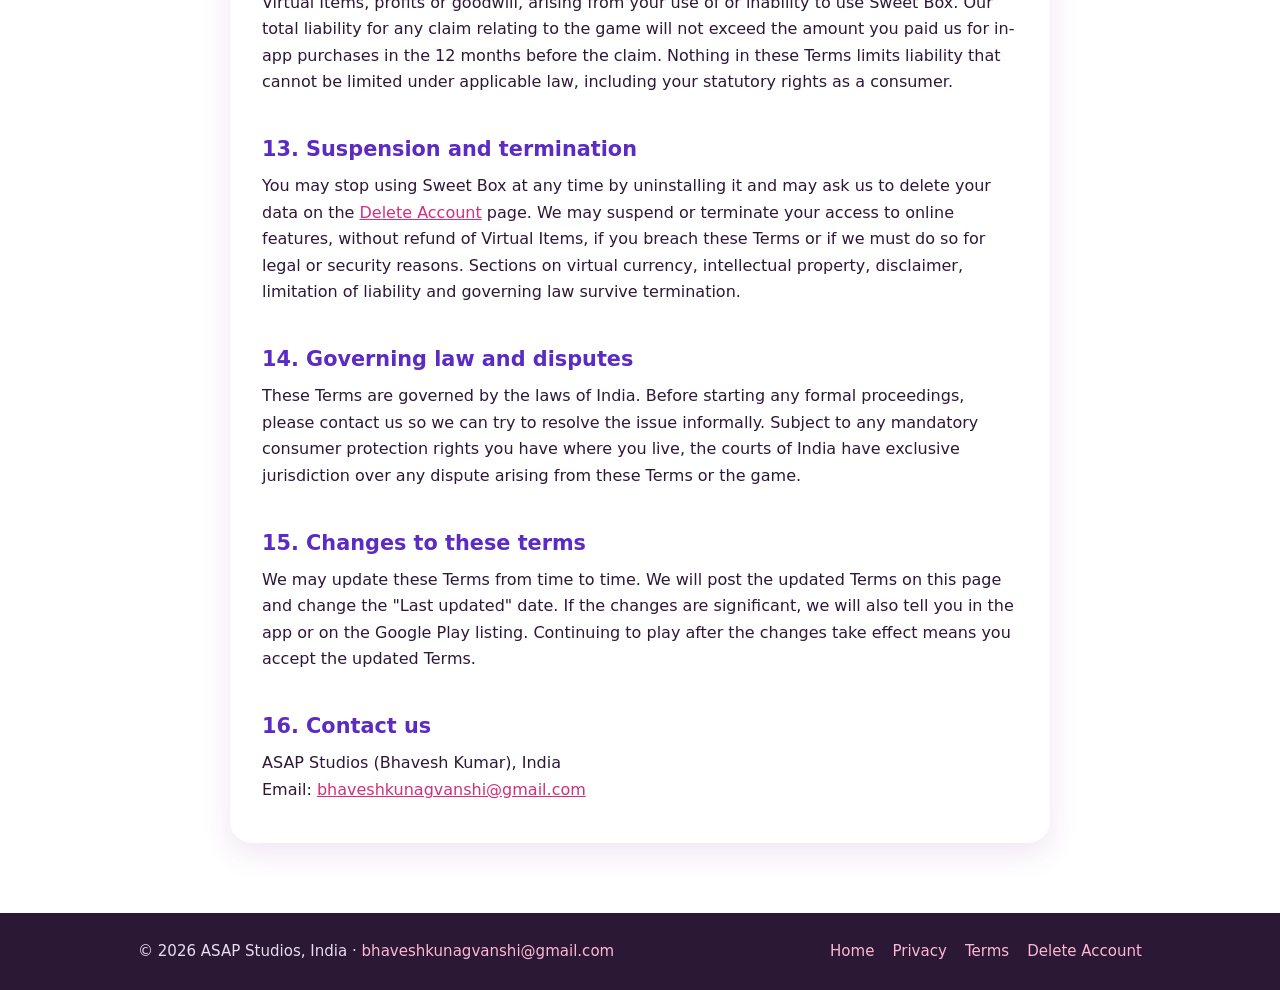
<file: sweetbox/terms.html>
<!doctype html>
<html lang="en">
<head>
<meta charset="utf-8">
<meta name="viewport" content="width=device-width,initial-scale=1">
<title>Terms and Conditions | Sweet Box</title>
<meta name="description" content="Terms and Conditions for Sweet Box: Candy Dots & Boxes by ASAP Studios.">
<meta name="theme-color" content="#ff4f9a">
<meta property="og:title" content="Terms and Conditions | Sweet Box">
<meta property="og:description" content="Terms and Conditions for Sweet Box: Candy Dots & Boxes by ASAP Studios.">
<meta property="og:image" content="https://bhavesh982.github.io/sweetbox/img/icon-512.png">
<link rel="icon" type="image/png" href="img/favicon.png">
<link rel="apple-touch-icon" href="img/icon-192.png">
<link rel="stylesheet" href="style.css">
</head>
<body>
<header class="site-header">
  <div class="nav">
    <a class="logo" href="index.html"><img src="img/icon-192.png" alt="" width="40" height="40"><span>Sweet <em>Box</em></span></a>
    <nav aria-label="Main"><ul><li><a href="index.html">Home</a></li><li><a href="privacy.html">Privacy</a></li><li><a href="terms.html" aria-current="page">Terms</a></li><li><a href="delete-account.html">Delete Account</a></li></ul></nav>
  </div>
</header>
<main>
<article class="card narrow">
<h1>Terms and Conditions</h1>
<p class="meta">Sweet Box: Candy Dots &amp; Boxes &middot; Android package <code>com.asapstudios.sweetbox</code><br>Effective date: 22 November 2026 &middot; Last updated: 22 November 2026</p>
<p>Please read these Terms carefully. They explain the rules for playing Sweet Box, how virtual currency and purchases work, and your and our legal rights.</p>
<nav class="toc" aria-label="Contents"><h2>Contents</h2><ol><li><a href="#acceptance">Acceptance of these terms</a></li><li><a href="#eligibility">Eligibility</a></li><li><a href="#license">License to use the game</a></li><li><a href="#accounts">Accounts</a></li><li><a href="#currency">Virtual currency and items</a></li><li><a href="#purchases">In-app purchases</a></li><li><a href="#conduct">Acceptable use and fair play</a></li><li><a href="#online">Online play and chat</a></li><li><a href="#ip">Intellectual property</a></li><li><a href="#updates">Updates and changes to the game</a></li><li><a href="#disclaimer">Disclaimer</a></li><li><a href="#liability">Limitation of liability</a></li><li><a href="#termination">Suspension and termination</a></li><li><a href="#law">Governing law and disputes</a></li><li><a href="#changes">Changes to these terms</a></li><li><a href="#contact">Contact us</a></li></ol></nav>

<h2 id="acceptance">1. Acceptance of these terms</h2>
<p>These Terms and Conditions ("Terms") are an agreement between you and ASAP Studios, operated by Bhavesh Kumar, India ("ASAP Studios", "we", "us"), for your use of the Sweet Box mobile game and its online features ("Sweet Box", "the game"). By downloading, installing or playing Sweet Box you agree to these Terms and to our <a href="privacy.html">Privacy Policy</a>. If you do not agree, do not use the game.</p>
<h2 id="eligibility">2. Eligibility</h2>
<p>Sweet Box is intended for players aged 13 and over. If you are under the age of majority where you live, you may use the game only with the involvement of a parent or guardian, who accepts these Terms on your behalf and is responsible for any purchases you make.</p>
<h2 id="license">3. License to use the game</h2>
<p>We grant you a personal, limited, non-exclusive, non-transferable, revocable license to download and play Sweet Box on devices you own or control, for your personal, non-commercial entertainment. You may not copy, modify, distribute, sell, rent, reverse engineer, decompile or create derivative works of the game, except where the law expressly allows it. All rights not expressly granted are reserved by ASAP Studios.</p>
<h2 id="accounts">4. Accounts</h2>
<p>You can play without an account. Online features use an anonymous player ID, and you may optionally sign in with Google. You are responsible for activity on your device and account. Tell us promptly at the contact address below if you believe your account has been misused.</p>
<h2 id="currency">5. Virtual currency and items</h2>
<p>Sweet Box includes virtual items such as coins, gems and unlockable boards ("Virtual Items"). Virtual Items:</p>
<ul>
<li>are licensed to you, not sold, and you do not own them;</li>
<li>have no real-money value and cannot be exchanged for cash, real goods or anything of value outside the game;</li>
<li>cannot be transferred, traded or sold to anyone else;</li>
<li>are not refundable, except as required by applicable law or Google Play policy.</li>
</ul>
<p>Progress and Virtual Items are stored on your device. They may be lost if you uninstall the app or clear its data, and we may not be able to restore them. We may change, rebalance or remove Virtual Items as part of running the game.</p>
<h2 id="purchases">6. In-app purchases</h2>
<p>Sweet Box may offer optional purchases of Virtual Items for real money. All purchases are processed by Google Play under the Google Play Terms of Service, and prices are shown in the store before you confirm. Refund requests are handled under <a href="https://support.google.com/googleplay/answer/2479637">Google Play's refund policy</a> and applicable law. You can manage purchase authentication and parental controls in the Google Play Store settings.</p>
<h2 id="conduct">7. Acceptable use and fair play</h2>
<p>You agree not to:</p>
<ul>
<li>cheat, or use bots, hacks, modified clients, scripts or exploits to gain an advantage;</li>
<li>tamper with the game, its servers, databases or other players' data, or attempt to bypass security;</li>
<li>exploit bugs instead of reporting them;</li>
<li>use the game for any unlawful, fraudulent or commercial purpose;</li>
<li>interfere with other players' enjoyment of the game.</li>
</ul>
<h2 id="online">8. Online play and chat</h2>
<p>When you play online, other players can see your display name, profile photo, colour, moves, scores and chat messages. Be respectful. Do not use display names or chat to harass, threaten, bully or impersonate anyone, or to share offensive, hateful, sexual, violent or illegal content, spam or personal information. Do not share your room code with people you do not want to play with.</p>
<p>Online features depend on internet connections and third-party services. Matches may end early if a player disconnects, and online features may be changed, interrupted or discontinued.</p>
<h2 id="ip">9. Intellectual property</h2>
<p>Sweet Box, including its name, logo, characters, artwork, music, sound effects, code and all related content, is owned by ASAP Studios or its licensors and is protected by copyright, trademark and other laws. Google, Google Play and Firebase are trademarks of Google LLC. Nothing in these Terms transfers any ownership rights to you.</p>
<h2 id="updates">10. Updates and changes to the game</h2>
<p>We may release updates, patches and new features, and some updates may be required to keep playing. We may modify, suspend or stop any part of the game at any time.</p>
<h2 id="disclaimer">11. Disclaimer</h2>
<p>Sweet Box is provided "as is" and "as available". To the fullest extent permitted by law, ASAP Studios disclaims all warranties, express or implied, including warranties of merchantability, fitness for a particular purpose and non-infringement. We do not guarantee that the game will be uninterrupted, error-free, secure or that progress will never be lost.</p>
<h2 id="liability">12. Limitation of liability</h2>
<p>To the fullest extent permitted by law, ASAP Studios will not be liable for any indirect, incidental, special, consequential or punitive damages, or for any loss of data, progress, Virtual Items, profits or goodwill, arising from your use of or inability to use Sweet Box. Our total liability for any claim relating to the game will not exceed the amount you paid us for in-app purchases in the 12 months before the claim. Nothing in these Terms limits liability that cannot be limited under applicable law, including your statutory rights as a consumer.</p>
<h2 id="termination">13. Suspension and termination</h2>
<p>You may stop using Sweet Box at any time by uninstalling it and may ask us to delete your data on the <a href="delete-account.html">Delete Account</a> page. We may suspend or terminate your access to online features, without refund of Virtual Items, if you breach these Terms or if we must do so for legal or security reasons. Sections on virtual currency, intellectual property, disclaimer, limitation of liability and governing law survive termination.</p>
<h2 id="law">14. Governing law and disputes</h2>
<p>These Terms are governed by the laws of India. Before starting any formal proceedings, please contact us so we can try to resolve the issue informally. Subject to any mandatory consumer protection rights you have where you live, the courts of India have exclusive jurisdiction over any dispute arising from these Terms or the game.</p>
<h2 id="changes">15. Changes to these terms</h2>
<p>We may update these Terms from time to time. We will post the updated Terms on this page and change the "Last updated" date. If the changes are significant, we will also tell you in the app or on the Google Play listing. Continuing to play after the changes take effect means you accept the updated Terms.</p>
<h2 id="contact">16. Contact us</h2>
<p>ASAP Studios (Bhavesh Kumar), India<br>Email: <a href="mailto:bhaveshkunagvanshi@gmail.com">bhaveshkunagvanshi@gmail.com</a></p>
</article>
</main>
<footer class="site-footer">
  <div class="inner">
    <div>&copy; 2026 ASAP Studios, India &middot; <a href="mailto:bhaveshkunagvanshi@gmail.com">bhaveshkunagvanshi@gmail.com</a></div>
    <nav aria-label="Footer"><a href="index.html">Home</a><a href="privacy.html">Privacy</a><a href="terms.html">Terms</a><a href="delete-account.html">Delete Account</a></nav>
  </div>
</footer>
</body>
</html>
</file>
<file: sweetbox/style.css>
/* Sweet Box site styles - ASAP Studios */
:root{
  --pink:#ff4f9a;--pink-d:#d42f7a;--purple:#8a4dff;--purple-d:#5b2bc4;
  --ink:#2e1838;--muted:#6d5776;--line:#f1dcea;--card:#fff;--soft:#fff5fa;--mint:#20c39b;
  --radius:22px;--shadow:0 10px 30px rgba(120,40,140,.12);
  --font:"Nunito",system-ui,-apple-system,"Segoe UI",Roboto,"Helvetica Neue",Arial,sans-serif;
}
*{box-sizing:border-box}
html{-webkit-text-size-adjust:100%;scroll-behavior:smooth}
body{margin:0;font-family:var(--font);color:var(--ink);line-height:1.65;font-size:16px;
  background:linear-gradient(160deg,#ffe3f1 0%,#f6e6ff 45%,#e9e4ff 100%) fixed;min-height:100vh;display:flex;flex-direction:column}
img{max-width:100%;display:block}
a{color:var(--pink-d)}
a:hover{color:var(--purple-d)}
:focus-visible{outline:3px solid var(--purple);outline-offset:2px;border-radius:6px}

/* Header */
.site-header{position:sticky;top:0;z-index:10;background:rgba(255,255,255,.82);backdrop-filter:saturate(160%) blur(10px);-webkit-backdrop-filter:saturate(160%) blur(10px);border-bottom:1px solid rgba(212,47,122,.12)}
.nav{max-width:1040px;margin:0 auto;padding:10px 18px;display:flex;align-items:center;justify-content:space-between;gap:12px;flex-wrap:wrap}
.logo{display:flex;align-items:center;gap:10px;text-decoration:none;color:var(--ink);font-weight:900;font-size:1.25rem;letter-spacing:.2px}
.logo img{width:40px;height:40px;border-radius:11px;box-shadow:0 3px 10px rgba(212,47,122,.3)}
.logo span em{font-style:normal;color:var(--pink)}
.nav ul{list-style:none;margin:0;padding:0;display:flex;gap:4px;flex-wrap:wrap}
.nav li a{display:block;padding:7px 13px;border-radius:999px;text-decoration:none;color:var(--ink);font-weight:700;font-size:.95rem}
.nav li a:hover{background:var(--soft);color:var(--pink-d)}
.nav li a[aria-current="page"]{background:linear-gradient(135deg,var(--pink),var(--purple));color:#fff}

/* Layout */
main{flex:1;width:100%;max-width:1040px;margin:0 auto;padding:28px 18px 48px}
.card{background:var(--card);border-radius:var(--radius);box-shadow:var(--shadow);padding:30px 32px;margin-bottom:22px}
.narrow{max-width:820px;margin-left:auto;margin-right:auto}
h1,h2,h3{line-height:1.25;font-weight:900}
h1{font-size:clamp(1.7rem,4.5vw,2.4rem);margin:0 0 .3em}
h2{font-size:1.3rem;color:var(--purple-d);margin:2em 0 .5em;scroll-margin-top:80px}
h3{font-size:1.05rem;margin:1.4em 0 .3em;color:var(--ink)}
p{margin:.6em 0}
ul,ol{padding-left:1.35em}
li{margin:.3em 0}
.meta{color:var(--muted);font-size:.95rem;margin-top:0}
.lead{font-size:1.1rem;color:var(--muted)}
.callout{background:linear-gradient(135deg,#fff0f7,#f4ecff);border:1px solid var(--line);border-radius:16px;padding:16px 18px;margin:18px 0}
.callout strong{color:var(--pink-d)}
code{background:var(--soft);padding:1px 6px;border-radius:6px;font-size:.92em}

/* Legal TOC */
.toc{background:var(--soft);border:1px solid var(--line);border-radius:16px;padding:14px 20px;margin:20px 0 6px}
.toc h2{margin:0 0 .4em;font-size:1.02rem;color:var(--ink)}
.toc ol{margin:0;columns:2;column-gap:28px}
.toc li{break-inside:avoid;margin:0 0 .35em}
.toc a{text-decoration:none;font-weight:700}
.toc a:hover{text-decoration:underline}

/* Buttons */
.btns{display:flex;flex-wrap:wrap;gap:12px;align-items:center}
.btn{display:inline-flex;align-items:center;gap:10px;padding:14px 26px;border-radius:999px;text-decoration:none;font-weight:900;font-size:1.05rem;color:#fff;
  background:linear-gradient(135deg,var(--pink),var(--purple));box-shadow:0 6px 0 var(--purple-d),0 10px 24px rgba(138,77,255,.35);transition:transform .12s,box-shadow .12s}
.btn:hover{color:#fff;transform:translateY(-1px)}
.btn:active{transform:translateY(4px);box-shadow:0 2px 0 var(--purple-d)}
.btn.big{padding:17px 34px;font-size:1.2rem}
.btn.ghost{background:#fff;color:var(--pink-d);box-shadow:0 4px 0 var(--line),0 6px 16px rgba(120,40,140,.1)}
.btn svg{width:22px;height:22px;flex:none}
.badge-soon{display:inline-flex;align-items:center;gap:10px;padding:10px 18px;border-radius:14px;background:#1f1726;color:#fff;font-weight:700;line-height:1.2}
.badge-soon small{display:block;font-size:.72rem;font-weight:600;opacity:.8;letter-spacing:.4px;text-transform:uppercase}
.badge-soon svg{width:26px;height:26px}

/* Hero */
.hero{display:grid;grid-template-columns:auto 1fr;gap:34px;align-items:center;padding:40px}
.hero .app-icon{width:180px;height:180px;border-radius:40px;box-shadow:0 18px 40px rgba(212,47,122,.35)}
.hero .tagline{font-size:1.2rem;color:var(--muted);margin:.2em 0 1.2em}
.hero .fine{font-size:.88rem;color:var(--muted);margin-top:14px}

/* Features */
.section-title{text-align:center;margin:8px 0 18px;font-size:1.6rem;color:var(--ink)}
.features{display:grid;grid-template-columns:repeat(4,1fr);gap:16px}
.feature{background:var(--card);border-radius:20px;box-shadow:var(--shadow);padding:22px 20px}
.feature .ico{width:46px;height:46px;border-radius:14px;display:grid;place-items:center;font-size:1.5rem;background:linear-gradient(135deg,#ffe0ef,#eadfff);margin-bottom:10px}
.feature h3{margin:0 0 .3em}
.feature p{margin:0;color:var(--muted);font-size:.96rem}

/* Screenshots */
.shots{display:grid;grid-template-columns:repeat(3,1fr);gap:20px;margin-top:6px}
.shots figure{margin:0;text-align:center}
.shots img{width:100%;height:auto;border-radius:24px;box-shadow:0 14px 34px rgba(91,43,196,.25);border:6px solid #fff;aspect-ratio:9/16;object-fit:cover}
.shots figcaption{margin-top:10px;font-weight:800;color:var(--muted)}

/* Steps */
.steps{counter-reset:s;list-style:none;padding:0;display:grid;grid-template-columns:repeat(3,1fr);gap:16px}
.steps li{counter-increment:s;background:var(--soft);border-radius:18px;padding:18px 18px 18px 62px;position:relative;margin:0}
.steps li::before{content:counter(s);position:absolute;left:16px;top:16px;width:32px;height:32px;border-radius:50%;background:linear-gradient(135deg,var(--pink),var(--purple));color:#fff;font-weight:900;display:grid;place-items:center}

/* Footer */
.site-footer{background:#2a1834;color:#e9dcef;margin-top:auto}
.site-footer .inner{max-width:1040px;margin:0 auto;padding:26px 18px;display:flex;flex-wrap:wrap;gap:14px 28px;justify-content:space-between;align-items:center;font-size:.94rem}
.site-footer a{color:#ffb6d6;text-decoration:none}
.site-footer a:hover{text-decoration:underline;color:#fff}
.site-footer nav{display:flex;gap:18px;flex-wrap:wrap}

/* Responsive */
@media (max-width:900px){
  .features{grid-template-columns:repeat(2,1fr)}
  .steps{grid-template-columns:1fr}
}
@media (max-width:700px){
  main{padding:18px 12px 36px}
  .card{padding:22px 18px}
  .hero{grid-template-columns:1fr;text-align:center;padding:30px 20px;gap:18px}
  .hero .app-icon{width:132px;height:132px;border-radius:30px;margin:0 auto}
  .hero .btns{justify-content:center}
  .toc ol{columns:1}
  .shots{grid-template-columns:repeat(3,72%);overflow-x:auto;scroll-snap-type:x mandatory;padding-bottom:10px}
  .shots figure{scroll-snap-align:center}
  .nav{justify-content:center}
  .nav li a{padding:6px 10px;font-size:.9rem}
  .site-footer .inner{flex-direction:column;text-align:center}
}
@media (max-width:420px){
  .features{grid-template-columns:1fr}
  .btn.big{width:100%;justify-content:center}
}
</file>
